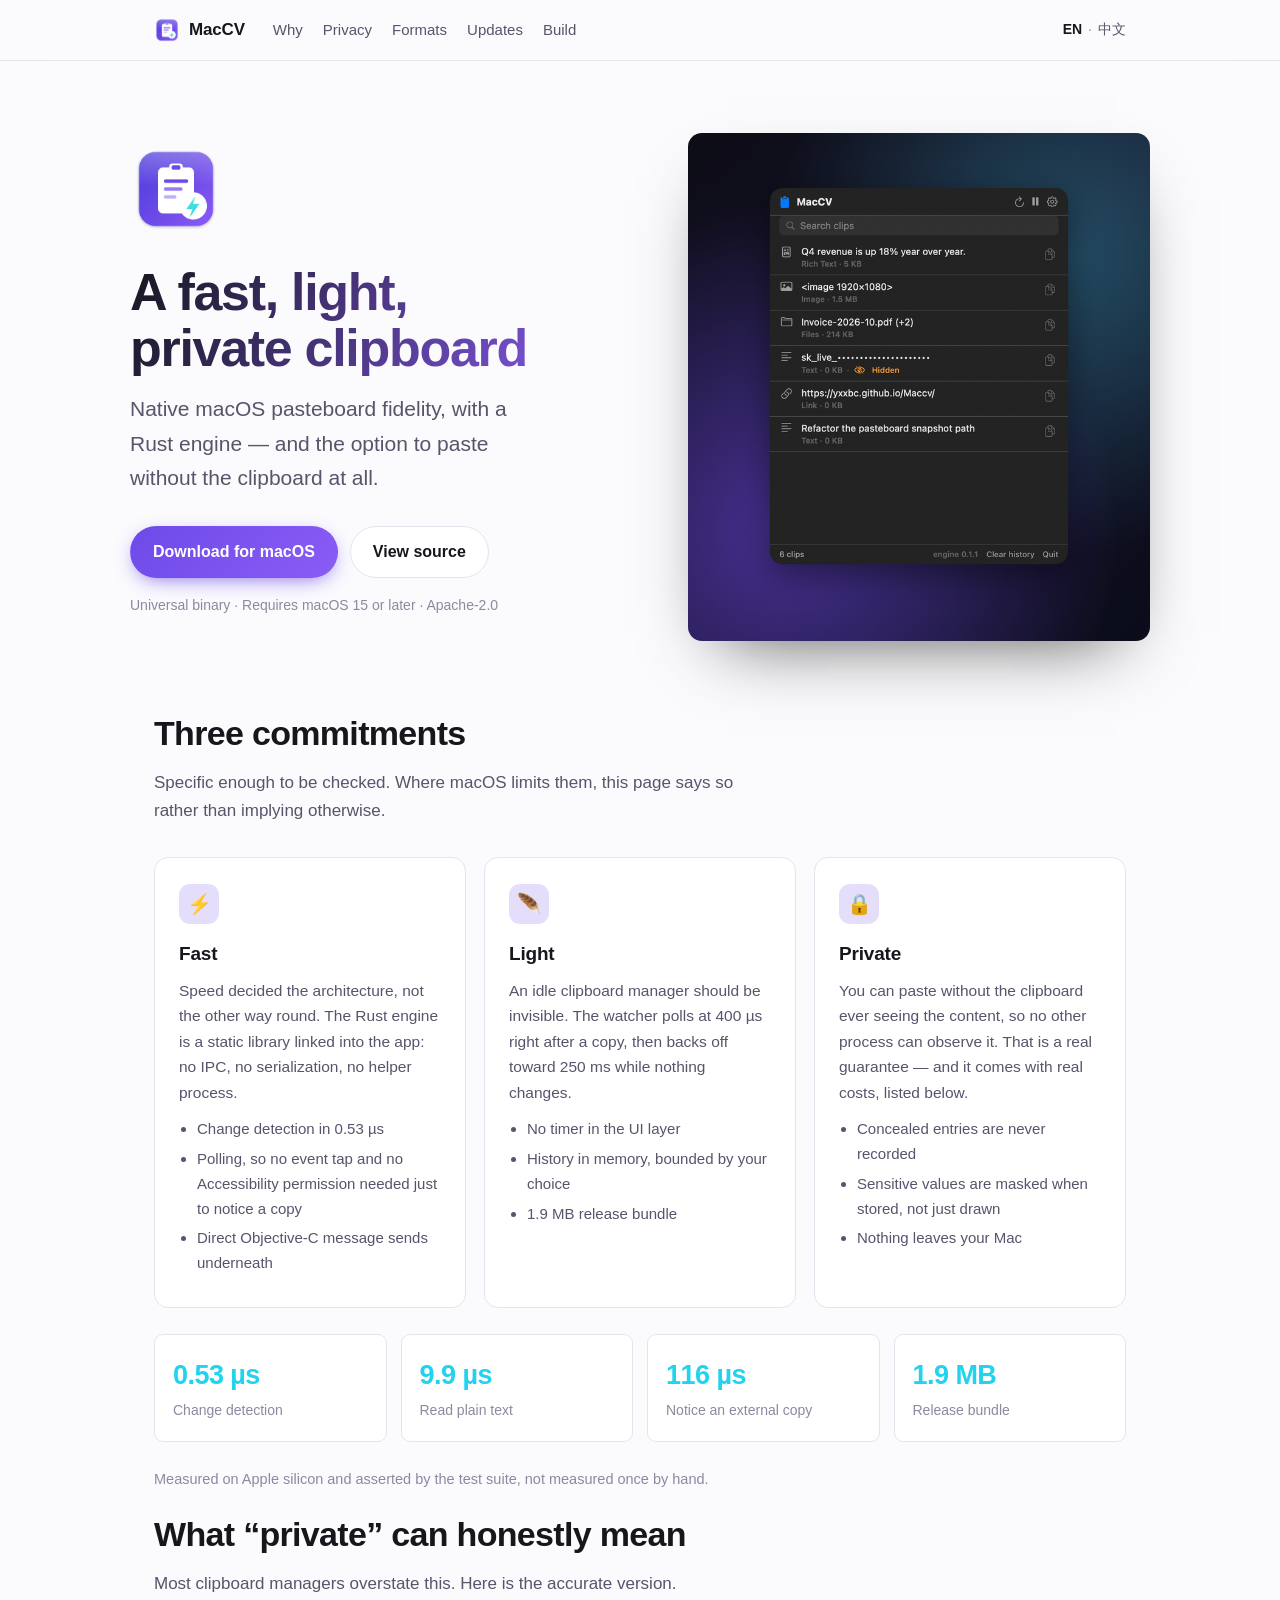
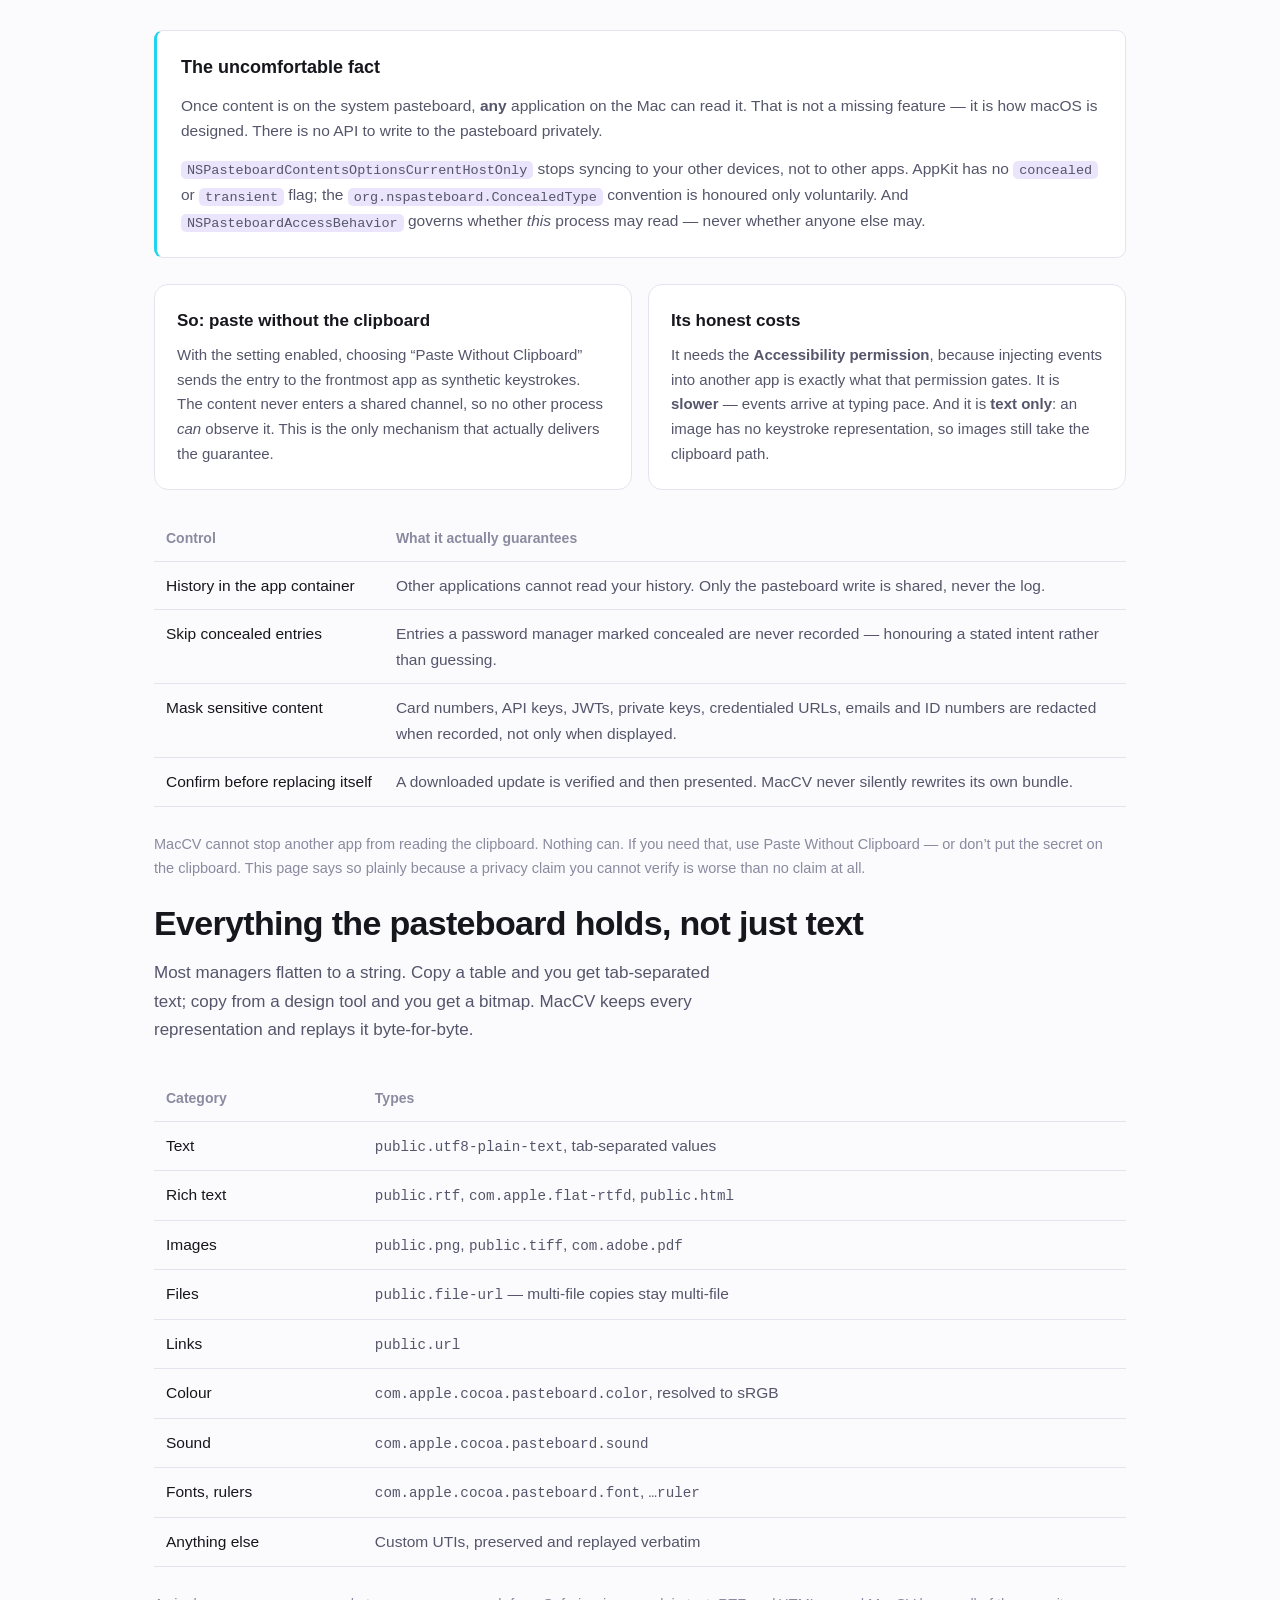
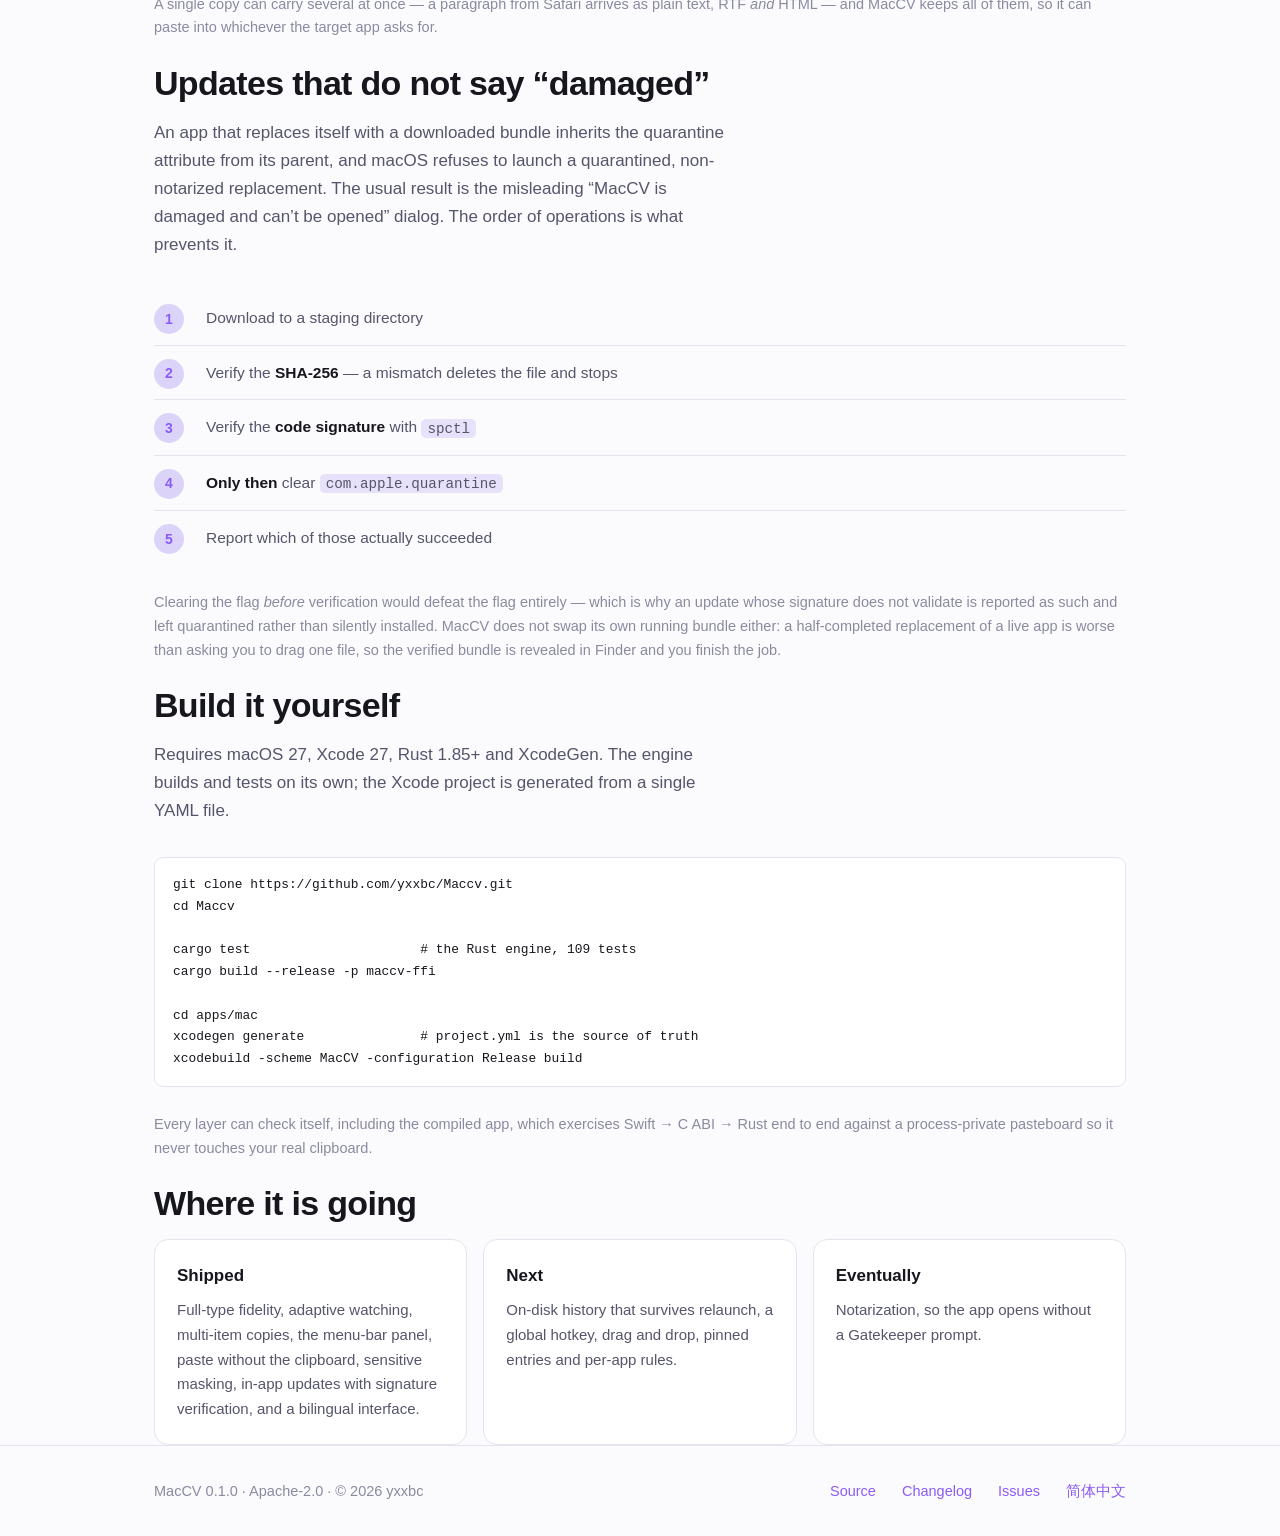
<file: docs/index.html>
<!DOCTYPE html>
<html lang="en">
<head>
<meta charset="utf-8">
<meta name="viewport" content="width=device-width, initial-scale=1">
<title>MacCV — a fast, light, private macOS clipboard</title>
<meta name="description" content="A menu-bar clipboard manager for macOS 27 with a Rust engine. Full native pasteboard fidelity, 0.53 µs change detection, and the option to paste without the clipboard so other apps cannot read what you paste.">
<meta property="og:title" content="MacCV — a fast, light, private macOS clipboard">
<meta property="og:description" content="Full native pasteboard fidelity. 0.53 µs change detection. Paste without the clipboard.">
<meta property="og:image" content="https://yxxbc.github.io/Maccv/social-preview.png">
<meta property="og:url" content="https://yxxbc.github.io/Maccv/">
<meta property="og:type" content="website">
<meta name="twitter:card" content="summary_large_image">
<link rel="icon" href="logo.png">
<link rel="alternate" hreflang="en" href="https://yxxbc.github.io/Maccv/">
<link rel="alternate" hreflang="zh-Hans" href="https://yxxbc.github.io/Maccv/zh/">
<link rel="stylesheet" href="style.css">
</head>
<body>

<header>
  <div class="wrap nav">
    <a class="brand" href="./">
      <img src="logo.png" alt="">
      <span>MacCV</span>
    </a>
    <nav class="links">
      <a href="#why">Why</a>
      <a href="#privacy">Privacy</a>
      <a href="#formats">Formats</a>
      <a href="#updates">Updates</a>
      <a href="#build">Build</a>
    </nav>
    <span class="spacer"></span>
    <span class="lang">
      <span class="current">EN</span>
      <span aria-hidden="true">·</span>
      <a href="zh/" hreflang="zh-Hans" lang="zh-Hans">中文</a>
    </span>
  </div>
</header>

<main>

  <div class="wrap hero">
    <div class="hero-copy">
      <img class="mark" src="logo.png" alt="MacCV icon">
      <h1>A fast, light,<br>private clipboard</h1>
      <p class="tagline">Native macOS pasteboard fidelity, with a Rust engine — and the option to paste without the clipboard at all.</p>
      <div class="actions">
        <a class="btn primary" href="https://github.com/yxxbc/Maccv/releases/latest">Download for macOS</a>
        <a class="btn secondary" href="https://github.com/yxxbc/Maccv">View source</a>
      </div>
      <p class="meta">Universal binary · Requires macOS 15 or later · Apache-2.0</p>
    </div>

    <!--
      Rendered by `Scripts/render-preview.sh` from the app's own view code, not
      screenshotted, so it cannot show a UI that no longer exists. Beside the headline
      rather than below it: the panel is the most persuasive thing here, and a visitor
      should not have to scroll to see it.
    -->
    <div class="hero-shot">
      <img src="preview-hero-en.png" alt="The MacCV panel: a rich-text entry, an image, a three-file copy, and an API key shown masked" width="760" height="836">
    </div>
  </div>

  <section id="why" class="wrap">
    <h2>Three commitments</h2>
    <p class="lead">Specific enough to be checked. Where macOS limits them, this page says so rather than implying otherwise.</p>

    <div class="pillars">
      <div class="pillar">
        <div class="icon" aria-hidden="true">⚡</div>
        <h3>Fast</h3>
        <p>Speed decided the architecture, not the other way round. The Rust engine is a static library linked into the app: no IPC, no serialization, no helper process.</p>
        <ul>
          <li>Change detection in 0.53 µs</li>
          <li>Polling, so no event tap and no Accessibility permission needed just to notice a copy</li>
          <li>Direct Objective-C message sends underneath</li>
        </ul>
      </div>

      <div class="pillar">
        <div class="icon" aria-hidden="true">🪶</div>
        <h3>Light</h3>
        <p>An idle clipboard manager should be invisible. The watcher polls at 400 µs right after a copy, then backs off toward 250 ms while nothing changes.</p>
        <ul>
          <li>No timer in the UI layer</li>
          <li>History in memory, bounded by your choice</li>
          <li>1.9 MB release bundle</li>
        </ul>
      </div>

      <div class="pillar">
        <div class="icon" aria-hidden="true">🔒</div>
        <h3>Private</h3>
        <p>You can paste without the clipboard ever seeing the content, so no other process can observe it. That is a real guarantee — and it comes with real costs, listed below.</p>
        <ul>
          <li>Concealed entries are never recorded</li>
          <li>Sensitive values are masked when stored, not just drawn</li>
          <li>Nothing leaves your Mac</li>
        </ul>
      </div>
    </div>


    <div class="metrics">
      <div class="metric"><div class="value">0.53 µs</div><div class="label">Change detection</div></div>
      <div class="metric"><div class="value">9.9 µs</div><div class="label">Read plain text</div></div>
      <div class="metric"><div class="value">116 µs</div><div class="label">Notice an external copy</div></div>
      <div class="metric"><div class="value">1.9 MB</div><div class="label">Release bundle</div></div>
    </div>
    <p class="muted mt">Measured on Apple silicon and asserted by the test suite, not measured once by hand.</p>
  </section>

  <section id="privacy" class="wrap">
    <h2>What “private” can honestly mean</h2>
    <p class="lead">Most clipboard managers overstate this. Here is the accurate version.</p>

    <div class="limit">
      <h3>The uncomfortable fact</h3>
      <p>Once content is on the system pasteboard, <strong>any</strong> application on the Mac can read it. That is not a missing feature — it is how macOS is designed. There is no API to write to the pasteboard privately.</p>
      <p><code>NSPasteboardContentsOptionsCurrentHostOnly</code> stops syncing to your other devices, not to other apps. AppKit has no <code>concealed</code> or <code>transient</code> flag; the <code>org.nspasteboard.ConcealedType</code> convention is honoured only voluntarily. And <code>NSPasteboardAccessBehavior</code> governs whether <em>this</em> process may read — never whether anyone else may.</p>
    </div>

    <div class="cards mt">
      <div class="card">
        <h3>So: paste without the clipboard</h3>
        <p>With the setting enabled, choosing “Paste Without Clipboard” sends the entry to the frontmost app as synthetic keystrokes. The content never enters a shared channel, so no other process <em>can</em> observe it. This is the only mechanism that actually delivers the guarantee.</p>
      </div>
      <div class="card">
        <h3>Its honest costs</h3>
        <p>It needs the <strong>Accessibility permission</strong>, because injecting events into another app is exactly what that permission gates. It is <strong>slower</strong> — events arrive at typing pace. And it is <strong>text only</strong>: an image has no keystroke representation, so images still take the clipboard path.</p>
      </div>
    </div>

    <table class="mt">
      <thead>
        <tr><th>Control</th><th>What it actually guarantees</th></tr>
      </thead>
      <tbody>
        <tr><td>History in the app container</td><td>Other applications cannot read your history. Only the pasteboard write is shared, never the log.</td></tr>
        <tr><td>Skip concealed entries</td><td>Entries a password manager marked concealed are never recorded — honouring a stated intent rather than guessing.</td></tr>
        <tr><td>Mask sensitive content</td><td>Card numbers, API keys, JWTs, private keys, credentialed URLs, emails and ID numbers are redacted when recorded, not only when displayed.</td></tr>
        <tr><td>Confirm before replacing itself</td><td>A downloaded update is verified and then presented. MacCV never silently rewrites its own bundle.</td></tr>
      </tbody>
    </table>

    <p class="muted mt">MacCV cannot stop another app from reading the clipboard. Nothing can. If you need that, use Paste Without Clipboard — or don’t put the secret on the clipboard. This page says so plainly because a privacy claim you cannot verify is worse than no claim at all.</p>
  </section>

  <section id="formats" class="wrap">
    <h2>Everything the pasteboard holds, not just text</h2>
    <p class="lead">Most managers flatten to a string. Copy a table and you get tab-separated text; copy from a design tool and you get a bitmap. MacCV keeps every representation and replays it byte-for-byte.</p>

    <table>
      <thead><tr><th>Category</th><th>Types</th></tr></thead>
      <tbody>
        <tr><td>Text</td><td><code>public.utf8-plain-text</code>, tab-separated values</td></tr>
        <tr><td>Rich text</td><td><code>public.rtf</code>, <code>com.apple.flat-rtfd</code>, <code>public.html</code></td></tr>
        <tr><td>Images</td><td><code>public.png</code>, <code>public.tiff</code>, <code>com.adobe.pdf</code></td></tr>
        <tr><td>Files</td><td><code>public.file-url</code> — multi-file copies stay multi-file</td></tr>
        <tr><td>Links</td><td><code>public.url</code></td></tr>
        <tr><td>Colour</td><td><code>com.apple.cocoa.pasteboard.color</code>, resolved to sRGB</td></tr>
        <tr><td>Sound</td><td><code>com.apple.cocoa.pasteboard.sound</code></td></tr>
        <tr><td>Fonts, rulers</td><td><code>com.apple.cocoa.pasteboard.font</code>, <code>…ruler</code></td></tr>
        <tr><td>Anything else</td><td>Custom UTIs, preserved and replayed verbatim</td></tr>
      </tbody>
    </table>

    <p class="muted mt">A single copy can carry several at once — a paragraph from Safari arrives as plain text, RTF <em>and</em> HTML — and MacCV keeps all of them, so it can paste into whichever the target app asks for.</p>
  </section>

  <section id="updates" class="wrap">
    <h2>Updates that do not say “damaged”</h2>
    <p class="lead">An app that replaces itself with a downloaded bundle inherits the quarantine attribute from its parent, and macOS refuses to launch a quarantined, non-notarized replacement. The usual result is the misleading “MacCV is damaged and can’t be opened” dialog. The order of operations is what prevents it.</p>

    <ol class="steps">
      <li>Download to a staging directory</li>
      <li>Verify the <strong>SHA-256</strong> — a mismatch deletes the file and stops</li>
      <li>Verify the <strong>code signature</strong> with <code>spctl</code></li>
      <li><strong>Only then</strong> clear <code>com.apple.quarantine</code></li>
      <li>Report which of those actually succeeded</li>
    </ol>

    <p class="muted mt">Clearing the flag <em>before</em> verification would defeat the flag entirely — which is why an update whose signature does not validate is reported as such and left quarantined rather than silently installed. MacCV does not swap its own running bundle either: a half-completed replacement of a live app is worse than asking you to drag one file, so the verified bundle is revealed in Finder and you finish the job.</p>
  </section>

  <section id="build" class="wrap">
    <h2>Build it yourself</h2>
    <p class="lead">Requires macOS 27, Xcode 27, Rust 1.85+ and XcodeGen. The engine builds and tests on its own; the Xcode project is generated from a single YAML file.</p>

<pre><code>git clone https://github.com/yxxbc/Maccv.git
cd Maccv

cargo test                      # the Rust engine, 109 tests
cargo build --release -p maccv-ffi

cd apps/mac
xcodegen generate               # project.yml is the source of truth
xcodebuild -scheme MacCV -configuration Release build</code></pre>

    <p class="muted mt">Every layer can check itself, including the compiled app, which exercises Swift → C ABI → Rust end to end against a process-private pasteboard so it never touches your real clipboard.</p>
  </section>

  <section class="wrap">
    <h2>Where it is going</h2>
    <div class="cards">
      <div class="card"><h3>Shipped</h3><p>Full-type fidelity, adaptive watching, multi-item copies, the menu-bar panel, paste without the clipboard, sensitive masking, in-app updates with signature verification, and a bilingual interface.</p></div>
      <div class="card"><h3>Next</h3><p>On-disk history that survives relaunch, a global hotkey, drag and drop, pinned entries and per-app rules.</p></div>
      <div class="card"><h3>Eventually</h3><p>Notarization, so the app opens without a Gatekeeper prompt.</p></div>
    </div>
  </section>

</main>

<footer>
  <div class="wrap row">
    <span>MacCV 0.1.0 · Apache-2.0 · © 2026 yxxbc</span>
    <span class="spacer"></span>
    <a href="https://github.com/yxxbc/Maccv">Source</a>
    <a href="https://github.com/yxxbc/Maccv/blob/main/CHANGELOG.md">Changelog</a>
    <a href="https://github.com/yxxbc/Maccv/issues">Issues</a>
    <a href="zh/" hreflang="zh-Hans" lang="zh-Hans">简体中文</a>
  </div>
</footer>

</body>
</html>
</file>
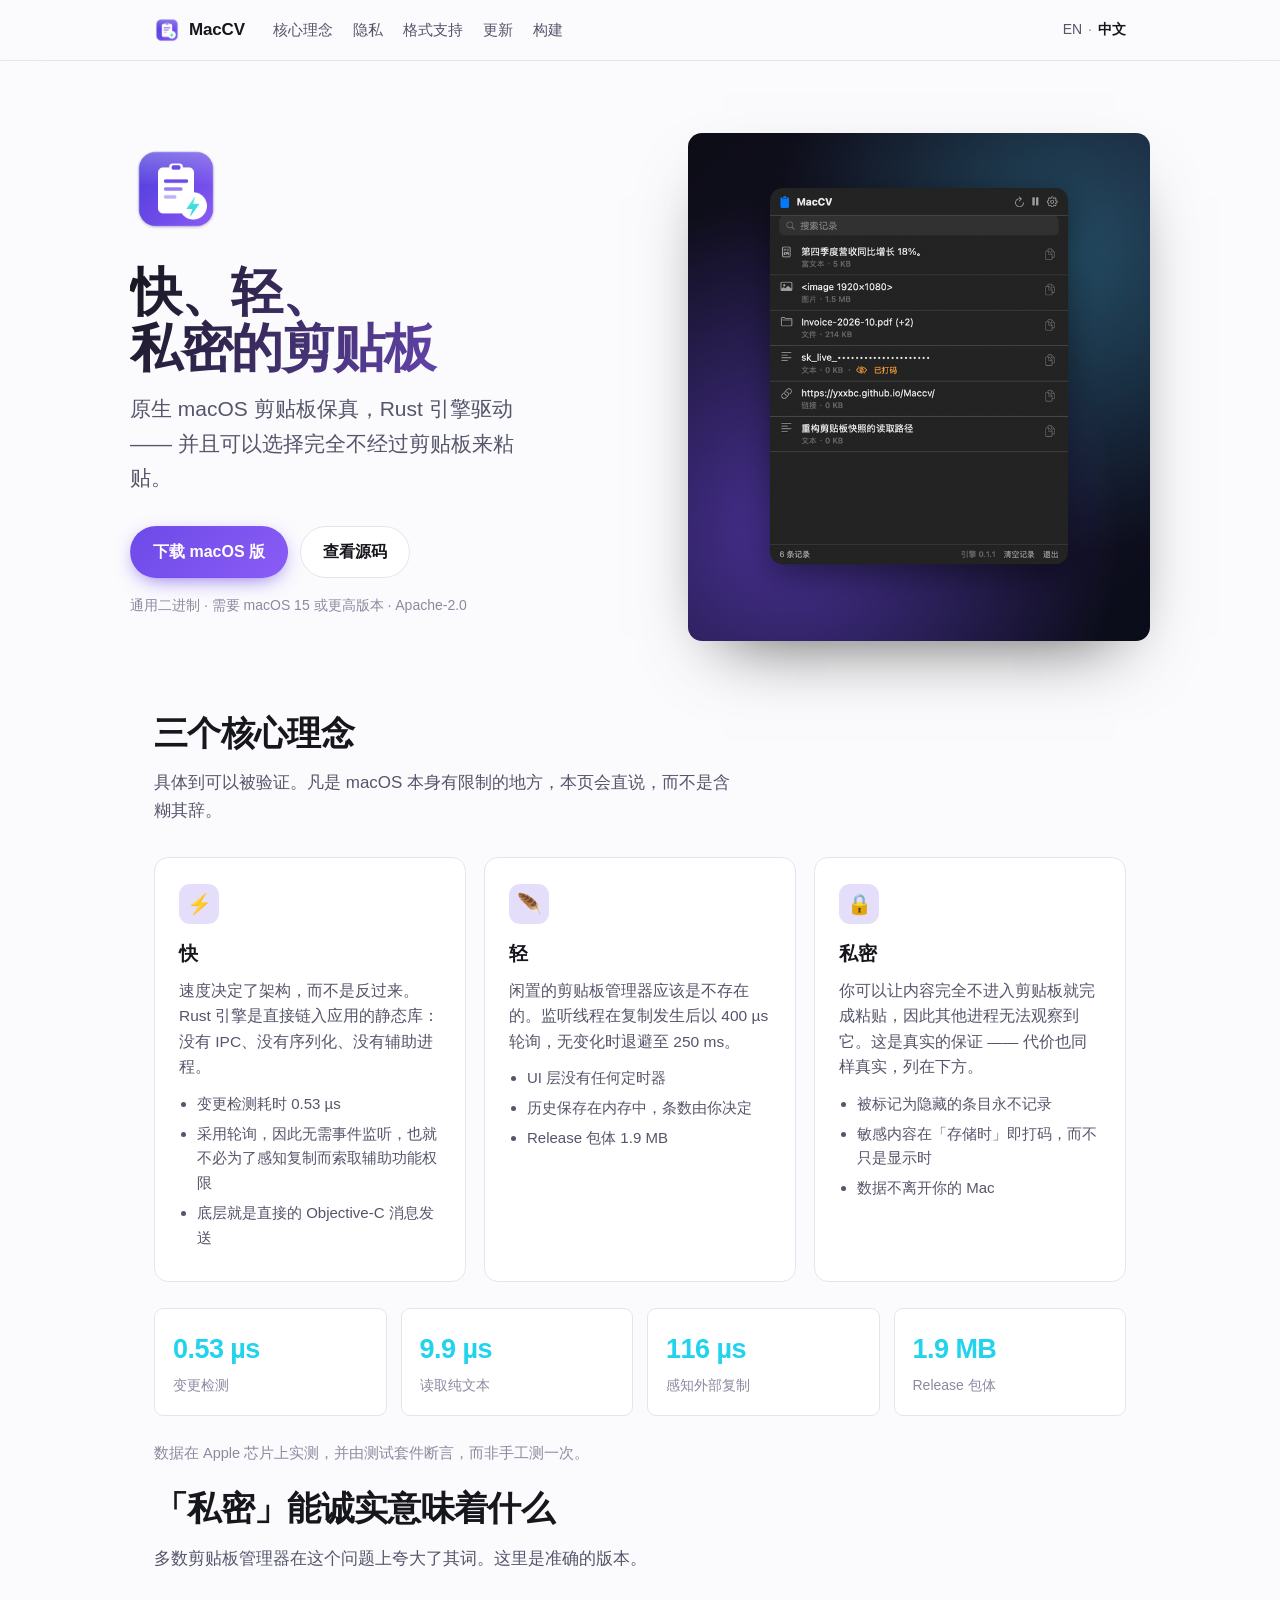
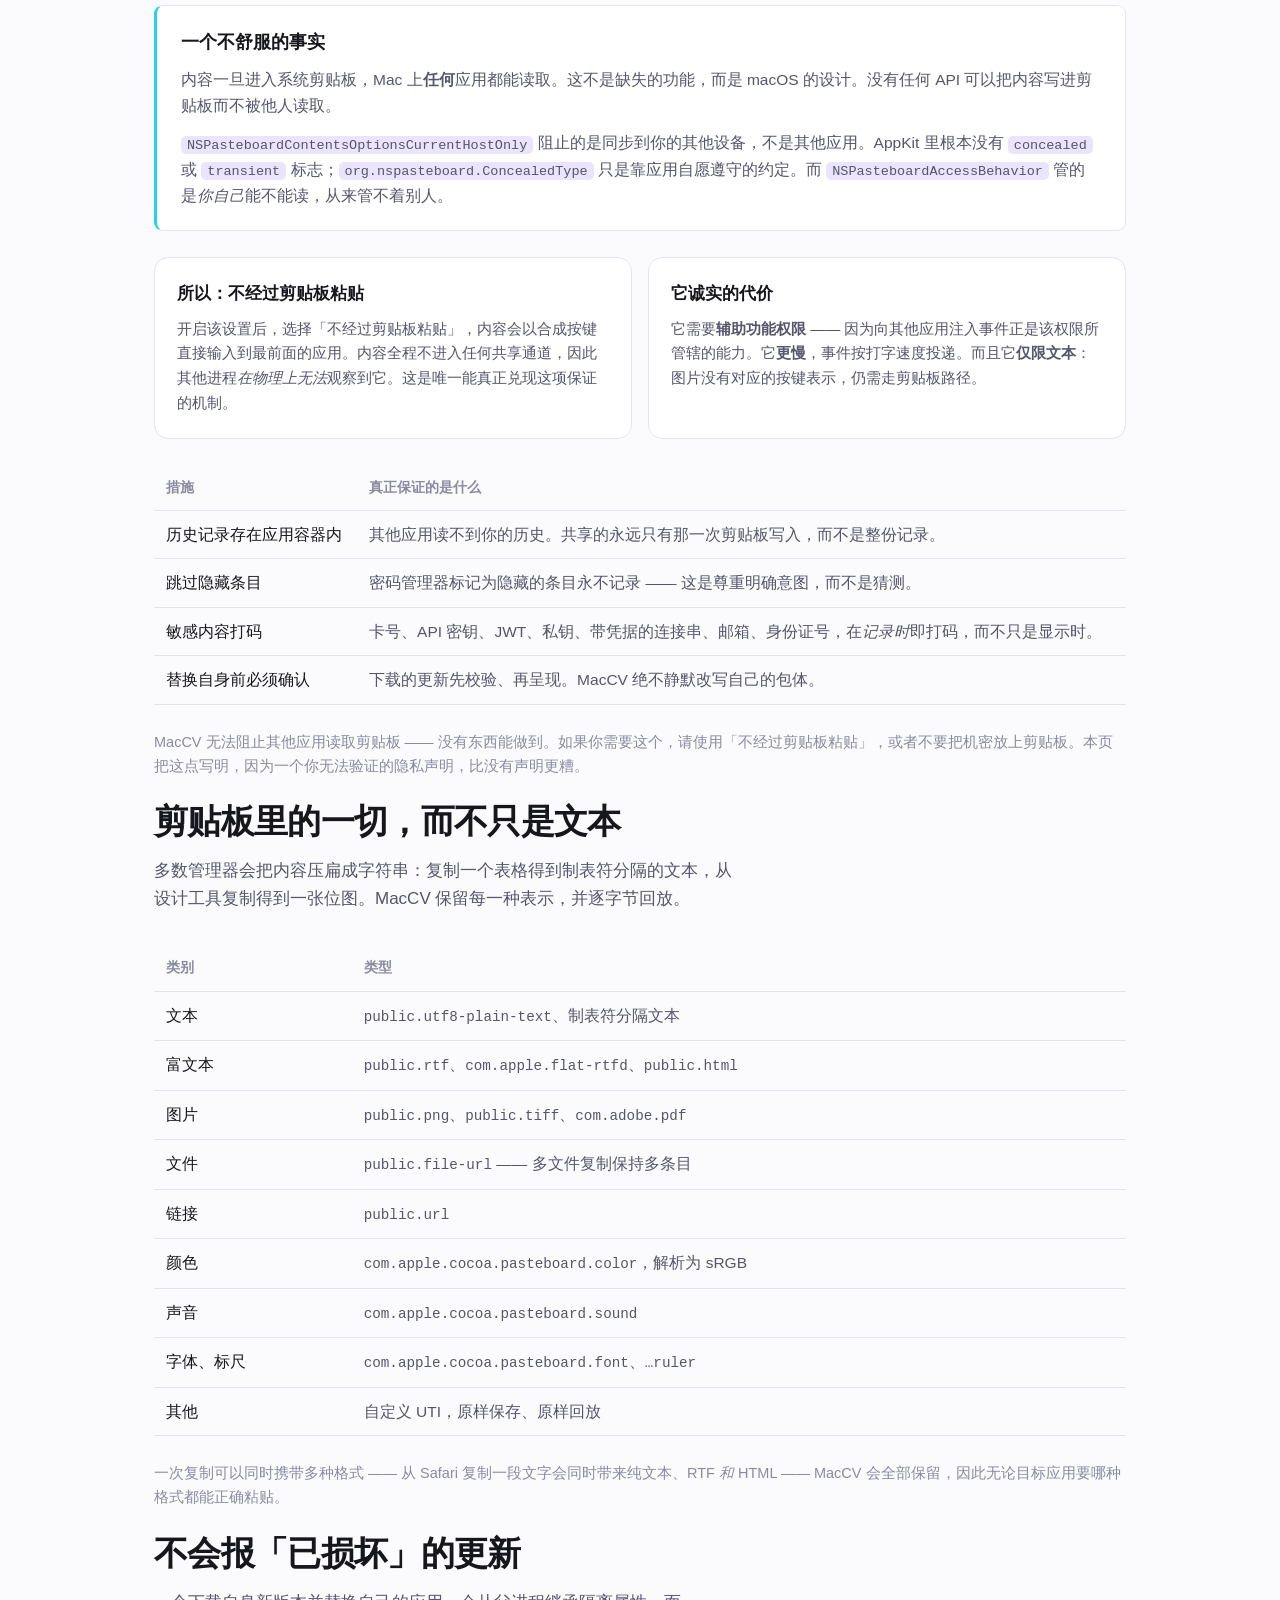
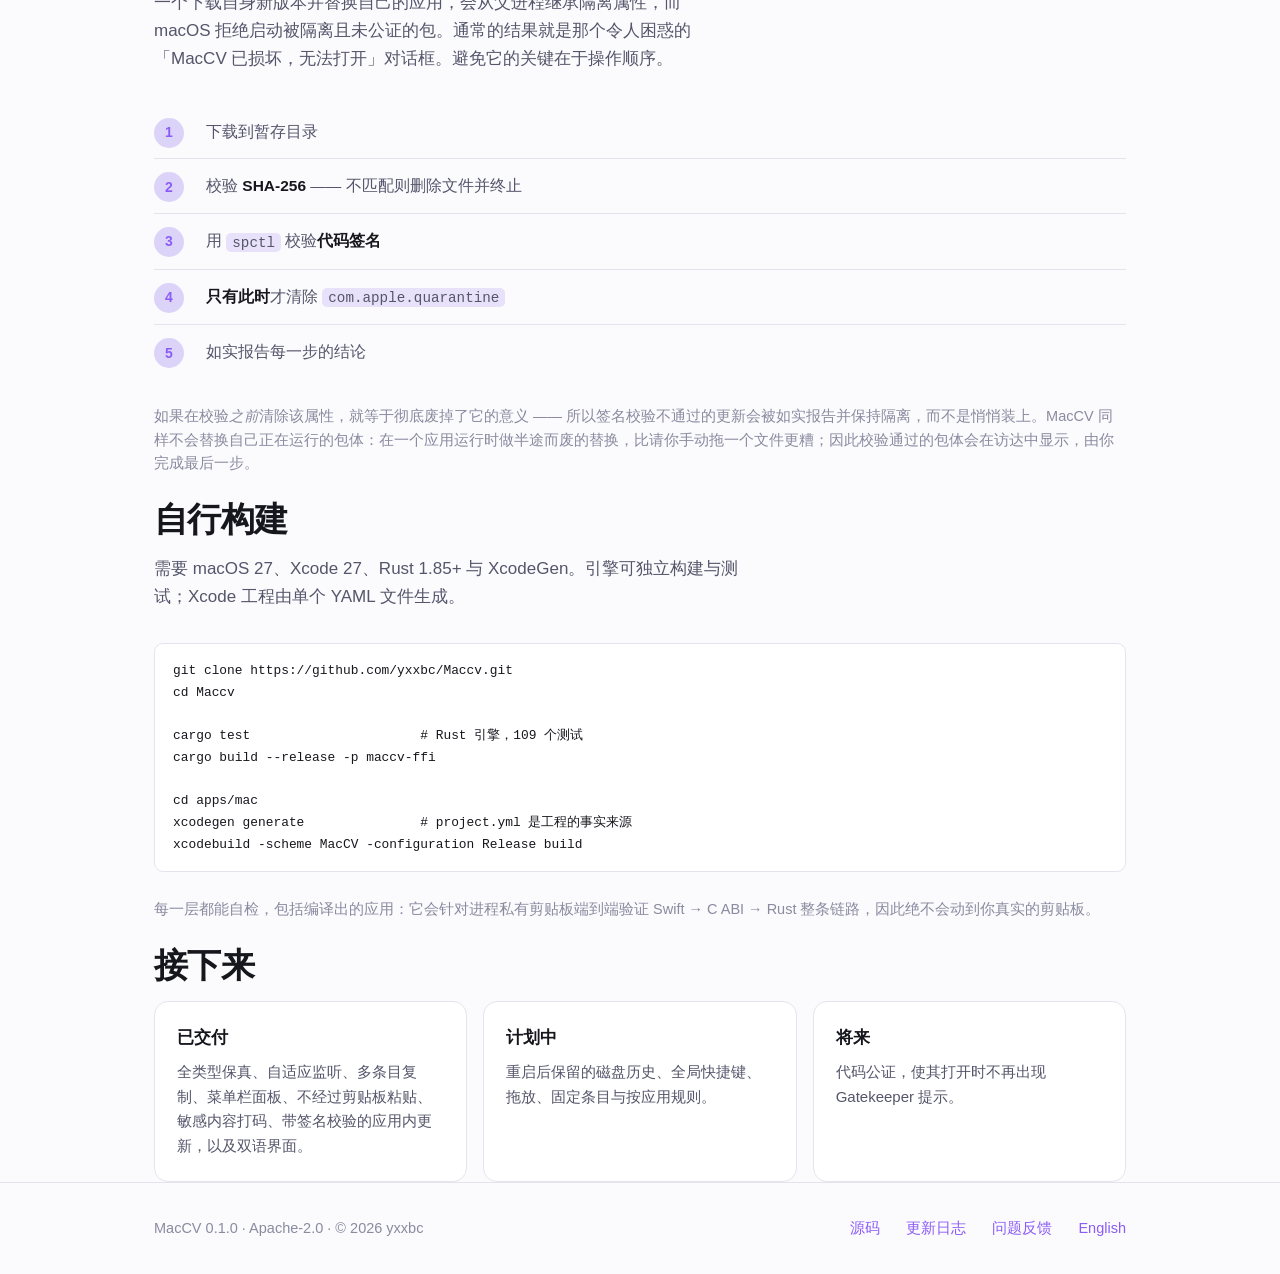
<file: docs/zh/index.html>
<!DOCTYPE html>
<html lang="zh-Hans">
<head>
<meta charset="utf-8">
<meta name="viewport" content="width=device-width, initial-scale=1">
<title>MacCV —— 快、轻、私密的 macOS 剪贴板</title>
<meta name="description" content="面向 macOS 27 的菜单栏剪贴板管理器，Rust 引擎。完整的原生剪贴板保真、0.53 µs 变更检测，并可选「不经过剪贴板粘贴」，使其他应用无法读取你粘贴的内容。">
<meta property="og:title" content="MacCV —— 快、轻、私密的 macOS 剪贴板">
<meta property="og:description" content="完整的原生剪贴板保真。0.53 µs 变更检测。不经过剪贴板粘贴。">
<meta property="og:image" content="https://yxxbc.github.io/Maccv/social-preview.png">
<meta property="og:url" content="https://yxxbc.github.io/Maccv/zh/">
<meta property="og:type" content="website">
<meta name="twitter:card" content="summary_large_image">
<link rel="icon" href="../logo.png">
<link rel="alternate" hreflang="en" href="https://yxxbc.github.io/Maccv/">
<link rel="alternate" hreflang="zh-Hans" href="https://yxxbc.github.io/Maccv/zh/">
<link rel="stylesheet" href="../style.css">
</head>
<body>

<header>
  <div class="wrap nav">
    <a class="brand" href="./">
      <img src="../logo.png" alt="">
      <span>MacCV</span>
    </a>
    <nav class="links">
      <a href="#why">核心理念</a>
      <a href="#privacy">隐私</a>
      <a href="#formats">格式支持</a>
      <a href="#updates">更新</a>
      <a href="#build">构建</a>
    </nav>
    <span class="spacer"></span>
    <span class="lang">
      <a href="../" hreflang="en" lang="en">EN</a>
      <span aria-hidden="true">·</span>
      <span class="current">中文</span>
    </span>
  </div>
</header>

<main>

  <div class="wrap hero">
    <div class="hero-copy">
      <img class="mark" src="../logo.png" alt="MacCV 图标">
      <h1>快、轻、<br>私密的剪贴板</h1>
      <p class="tagline">原生 macOS 剪贴板保真，Rust 引擎驱动 —— 并且可以选择完全不经过剪贴板来粘贴。</p>
      <div class="actions">
        <a class="btn primary" href="https://github.com/yxxbc/Maccv/releases/latest">下载 macOS 版</a>
        <a class="btn secondary" href="https://github.com/yxxbc/Maccv">查看源码</a>
      </div>
      <p class="meta">通用二进制 · 需要 macOS 15 或更高版本 · Apache-2.0</p>
    </div>

    <!--
      由 `Scripts/render-preview.sh` 从应用自己的视图代码渲染，而非截图，
      因此不可能展示一个已经不存在的界面。放在标题右侧而不是下方：
      面板是这里最有说服力的东西，不应该让访客滚动才能看到。
    -->
    <div class="hero-shot">
      <img src="../preview-hero-zh.png" alt="MacCV 面板：富文本、图片、三个文件的复制，以及打码后的 API 密钥" width="760" height="836">
    </div>
  </div>

  <section id="why" class="wrap">
    <h2>三个核心理念</h2>
    <p class="lead">具体到可以被验证。凡是 macOS 本身有限制的地方，本页会直说，而不是含糊其辞。</p>

    <div class="pillars">
      <div class="pillar">
        <div class="icon" aria-hidden="true">⚡</div>
        <h3>快</h3>
        <p>速度决定了架构，而不是反过来。Rust 引擎是直接链入应用的静态库：没有 IPC、没有序列化、没有辅助进程。</p>
        <ul>
          <li>变更检测耗时 0.53 µs</li>
          <li>采用轮询，因此无需事件监听，也就不必为了感知复制而索取辅助功能权限</li>
          <li>底层就是直接的 Objective-C 消息发送</li>
        </ul>
      </div>

      <div class="pillar">
        <div class="icon" aria-hidden="true">🪶</div>
        <h3>轻</h3>
        <p>闲置的剪贴板管理器应该是不存在的。监听线程在复制发生后以 400 µs 轮询，无变化时退避至 250 ms。</p>
        <ul>
          <li>UI 层没有任何定时器</li>
          <li>历史保存在内存中，条数由你决定</li>
          <li>Release 包体 1.9 MB</li>
        </ul>
      </div>

      <div class="pillar">
        <div class="icon" aria-hidden="true">🔒</div>
        <h3>私密</h3>
        <p>你可以让内容完全不进入剪贴板就完成粘贴，因此其他进程无法观察到它。这是真实的保证 —— 代价也同样真实，列在下方。</p>
        <ul>
          <li>被标记为隐藏的条目永不记录</li>
          <li>敏感内容在「存储时」即打码，而不只是显示时</li>
          <li>数据不离开你的 Mac</li>
        </ul>
      </div>
    </div>


    <div class="metrics">
      <div class="metric"><div class="value">0.53 µs</div><div class="label">变更检测</div></div>
      <div class="metric"><div class="value">9.9 µs</div><div class="label">读取纯文本</div></div>
      <div class="metric"><div class="value">116 µs</div><div class="label">感知外部复制</div></div>
      <div class="metric"><div class="value">1.9 MB</div><div class="label">Release 包体</div></div>
    </div>
    <p class="muted mt">数据在 Apple 芯片上实测，并由测试套件断言，而非手工测一次。</p>
  </section>

  <section id="privacy" class="wrap">
    <h2>「私密」能诚实意味着什么</h2>
    <p class="lead">多数剪贴板管理器在这个问题上夸大了其词。这里是准确的版本。</p>

    <div class="limit">
      <h3>一个不舒服的事实</h3>
      <p>内容一旦进入系统剪贴板，Mac 上<strong>任何</strong>应用都能读取。这不是缺失的功能，而是 macOS 的设计。没有任何 API 可以把内容写进剪贴板而不被他人读取。</p>
      <p><code>NSPasteboardContentsOptionsCurrentHostOnly</code> 阻止的是同步到你的其他设备，不是其他应用。AppKit 里根本没有 <code>concealed</code> 或 <code>transient</code> 标志；<code>org.nspasteboard.ConcealedType</code> 只是靠应用自愿遵守的约定。而 <code>NSPasteboardAccessBehavior</code> 管的是<em>你自己</em>能不能读，从来管不着别人。</p>
    </div>

    <div class="cards mt">
      <div class="card">
        <h3>所以：不经过剪贴板粘贴</h3>
        <p>开启该设置后，选择「不经过剪贴板粘贴」，内容会以合成按键直接输入到最前面的应用。内容全程不进入任何共享通道，因此其他进程<em>在物理上无法</em>观察到它。这是唯一能真正兑现这项保证的机制。</p>
      </div>
      <div class="card">
        <h3>它诚实的代价</h3>
        <p>它需要<strong>辅助功能权限</strong> —— 因为向其他应用注入事件正是该权限所管辖的能力。它<strong>更慢</strong>，事件按打字速度投递。而且它<strong>仅限文本</strong>：图片没有对应的按键表示，仍需走剪贴板路径。</p>
      </div>
    </div>

    <table class="mt">
      <thead>
        <tr><th>措施</th><th>真正保证的是什么</th></tr>
      </thead>
      <tbody>
        <tr><td>历史记录存在应用容器内</td><td>其他应用读不到你的历史。共享的永远只有那一次剪贴板写入，而不是整份记录。</td></tr>
        <tr><td>跳过隐藏条目</td><td>密码管理器标记为隐藏的条目永不记录 —— 这是尊重明确意图，而不是猜测。</td></tr>
        <tr><td>敏感内容打码</td><td>卡号、API 密钥、JWT、私钥、带凭据的连接串、邮箱、身份证号，在<em>记录时</em>即打码，而不只是显示时。</td></tr>
        <tr><td>替换自身前必须确认</td><td>下载的更新先校验、再呈现。MacCV 绝不静默改写自己的包体。</td></tr>
      </tbody>
    </table>

    <p class="muted mt">MacCV 无法阻止其他应用读取剪贴板 —— 没有东西能做到。如果你需要这个，请使用「不经过剪贴板粘贴」，或者不要把机密放上剪贴板。本页把这点写明，因为一个你无法验证的隐私声明，比没有声明更糟。</p>
  </section>

  <section id="formats" class="wrap">
    <h2>剪贴板里的一切，而不只是文本</h2>
    <p class="lead">多数管理器会把内容压扁成字符串：复制一个表格得到制表符分隔的文本，从设计工具复制得到一张位图。MacCV 保留每一种表示，并逐字节回放。</p>

    <table>
      <thead><tr><th>类别</th><th>类型</th></tr></thead>
      <tbody>
        <tr><td>文本</td><td><code>public.utf8-plain-text</code>、制表符分隔文本</td></tr>
        <tr><td>富文本</td><td><code>public.rtf</code>、<code>com.apple.flat-rtfd</code>、<code>public.html</code></td></tr>
        <tr><td>图片</td><td><code>public.png</code>、<code>public.tiff</code>、<code>com.adobe.pdf</code></td></tr>
        <tr><td>文件</td><td><code>public.file-url</code> —— 多文件复制保持多条目</td></tr>
        <tr><td>链接</td><td><code>public.url</code></td></tr>
        <tr><td>颜色</td><td><code>com.apple.cocoa.pasteboard.color</code>，解析为 sRGB</td></tr>
        <tr><td>声音</td><td><code>com.apple.cocoa.pasteboard.sound</code></td></tr>
        <tr><td>字体、标尺</td><td><code>com.apple.cocoa.pasteboard.font</code>、<code>…ruler</code></td></tr>
        <tr><td>其他</td><td>自定义 UTI，原样保存、原样回放</td></tr>
      </tbody>
    </table>

    <p class="muted mt">一次复制可以同时携带多种格式 —— 从 Safari 复制一段文字会同时带来纯文本、RTF <em>和</em> HTML —— MacCV 会全部保留，因此无论目标应用要哪种格式都能正确粘贴。</p>
  </section>

  <section id="updates" class="wrap">
    <h2>不会报「已损坏」的更新</h2>
    <p class="lead">一个下载自身新版本并替换自己的应用，会从父进程继承隔离属性，而 macOS 拒绝启动被隔离且未公证的包。通常的结果就是那个令人困惑的「MacCV 已损坏，无法打开」对话框。避免它的关键在于操作顺序。</p>

    <ol class="steps">
      <li>下载到暂存目录</li>
      <li>校验 <strong>SHA-256</strong> —— 不匹配则删除文件并终止</li>
      <li>用 <code>spctl</code> 校验<strong>代码签名</strong></li>
      <li><strong>只有此时</strong>才清除 <code>com.apple.quarantine</code></li>
      <li>如实报告每一步的结论</li>
    </ol>

    <p class="muted mt">如果在校验<em>之前</em>清除该属性，就等于彻底废掉了它的意义 —— 所以签名校验不通过的更新会被如实报告并保持隔离，而不是悄悄装上。MacCV 同样不会替换自己正在运行的包体：在一个应用运行时做半途而废的替换，比请你手动拖一个文件更糟；因此校验通过的包体会在访达中显示，由你完成最后一步。</p>
  </section>

  <section id="build" class="wrap">
    <h2>自行构建</h2>
    <p class="lead">需要 macOS 27、Xcode 27、Rust 1.85+ 与 XcodeGen。引擎可独立构建与测试；Xcode 工程由单个 YAML 文件生成。</p>

<pre><code>git clone https://github.com/yxxbc/Maccv.git
cd Maccv

cargo test                      # Rust 引擎，109 个测试
cargo build --release -p maccv-ffi

cd apps/mac
xcodegen generate               # project.yml 是工程的事实来源
xcodebuild -scheme MacCV -configuration Release build</code></pre>

    <p class="muted mt">每一层都能自检，包括编译出的应用：它会针对进程私有剪贴板端到端验证 Swift → C ABI → Rust 整条链路，因此绝不会动到你真实的剪贴板。</p>
  </section>

  <section class="wrap">
    <h2>接下来</h2>
    <div class="cards">
      <div class="card"><h3>已交付</h3><p>全类型保真、自适应监听、多条目复制、菜单栏面板、不经过剪贴板粘贴、敏感内容打码、带签名校验的应用内更新，以及双语界面。</p></div>
      <div class="card"><h3>计划中</h3><p>重启后保留的磁盘历史、全局快捷键、拖放、固定条目与按应用规则。</p></div>
      <div class="card"><h3>将来</h3><p>代码公证，使其打开时不再出现 Gatekeeper 提示。</p></div>
    </div>
  </section>

</main>

<footer>
  <div class="wrap row">
    <span>MacCV 0.1.0 · Apache-2.0 · © 2026 yxxbc</span>
    <span class="spacer"></span>
    <a href="https://github.com/yxxbc/Maccv">源码</a>
    <a href="https://github.com/yxxbc/Maccv/blob/main/CHANGELOG.md">更新日志</a>
    <a href="https://github.com/yxxbc/Maccv/issues">问题反馈</a>
    <a href="../" hreflang="en" lang="en">English</a>
  </div>
</footer>

</body>
</html>
</file>
<file: docs/style.css>
/*
 * MacCV website.
 *
 * One stylesheet for both language pages. The two pages share identical markup
 * structure and differ only in text, so a single sheet keeps them from drifting
 * apart visually — the usual failure mode of a hand-maintained bilingual site.
 */

:root {
  /* Palette taken from assets/logo.svg so the site and the app agree. */
  --indigo: #4c3ddb;
  --violet: #6d4ae8;
  --violet-light: #8b5cf6;
  --cyan: #22d3ee;
  --teal: #5eead4;
  --bg: #0b0b12;
  --bg-raised: #13131f;
  --bg-card: #17172a;
  --border: #262640;
  --text: #f2f2f7;
  --text-dim: #a5a5bd;
  --text-faint: #6f6f8a;

  --radius: 14px;
  --radius-sm: 9px;
  --width: 1020px;

  --font: -apple-system, BlinkMacSystemFont, "SF Pro Text", "Helvetica Neue",
    "PingFang SC", "Hiragino Sans GB", "Microsoft YaHei", sans-serif;
  --mono: ui-monospace, "SF Mono", SFMono-Regular, Menlo, monospace;
}

@media (prefers-color-scheme: light) {
  :root {
    --bg: #fbfbfd;
    --bg-raised: #ffffff;
    --bg-card: #ffffff;
    --border: #e4e4ee;
    --text: #16161d;
    --text-dim: #55556b;
    --text-faint: #8a8aa0;
  }
}

* { box-sizing: border-box; }

html { scroll-behavior: smooth; }

body {
  margin: 0;
  background: var(--bg);
  color: var(--text);
  font-family: var(--font);
  font-size: 17px;
  line-height: 1.65;
  -webkit-font-smoothing: antialiased;
}

.wrap {
  max-width: var(--width);
  margin: 0 auto;
  padding: 0 24px;
}

a { color: var(--violet-light); text-decoration: none; }
a:hover { text-decoration: underline; }

/* ---------- header ---------- */

header {
  position: sticky;
  top: 0;
  z-index: 20;
  backdrop-filter: saturate(180%) blur(20px);
  background: color-mix(in srgb, var(--bg) 82%, transparent);
  border-bottom: 1px solid var(--border);
}

.nav {
  display: flex;
  align-items: center;
  gap: 14px;
  height: 60px;
}

.nav .brand {
  display: flex;
  align-items: center;
  gap: 9px;
  font-weight: 650;
  color: var(--text);
  font-size: 17px;
  letter-spacing: -0.01em;
}

.nav .brand img { width: 26px; height: 26px; border-radius: 7px; }

.nav .links {
  display: flex;
  gap: 20px;
  margin-left: 14px;
  font-size: 15px;
}

.nav .links a { color: var(--text-dim); }
.nav .links a:hover { color: var(--text); text-decoration: none; }

.nav .spacer { flex: 1; }

.lang {
  display: flex;
  align-items: center;
  gap: 6px;
  font-size: 14px;
  color: var(--text-faint);
}

.lang a { color: var(--text-dim); }
.lang .current { color: var(--text); font-weight: 600; }

/* ---------- hero ---------- */

/* The hero is two columns: the claim on the left, the panel on the right.
   Side by side because the screenshot is the most persuasive thing on the page, and
   putting it below the fold asks a visitor to scroll to see it. */
.hero {
  display: grid;
  grid-template-columns: minmax(0, 1fr) minmax(0, 0.92fr);
  gap: 56px;
  align-items: center;
  padding: 72px 0 64px;
}

.hero-copy { text-align: left; }

.hero-shot img {
  display: block;
  width: 100%;
  height: auto;
  border-radius: var(--radius);
  /* The rendered image carries its own backdrop; the shadow only lifts it off the page. */
  box-shadow: 0 30px 70px -34px rgba(0, 0, 0, 0.7);
}

.hero img.mark {
  width: 92px;
  height: 92px;
  border-radius: 21px;
}

.hero h1 {
  font-size: clamp(34px, 4.4vw, 52px);
  line-height: 1.08;
  letter-spacing: -0.025em;
  margin: 20px 0 0;
  font-weight: 700;
  background: linear-gradient(120deg, var(--text), var(--violet-light));
  -webkit-background-clip: text;
  background-clip: text;
  -webkit-text-fill-color: transparent;
}

.hero .tagline {
  font-size: clamp(18px, 2.1vw, 21px);
  color: var(--text-dim);
  margin: 16px 0 0;
  max-width: 34ch;
}

.hero .actions {
  display: flex;
  gap: 12px;
  flex-wrap: wrap;
  margin-top: 30px;
}

.btn {
  display: inline-flex;
  align-items: center;
  gap: 8px;
  padding: 12px 22px;
  border-radius: 999px;
  font-weight: 600;
  font-size: 16px;
  border: 1px solid transparent;
  transition: transform .12s ease, opacity .12s ease;
}

.btn:hover { text-decoration: none; transform: translateY(-1px); }

.btn.primary {
  background: linear-gradient(135deg, var(--violet), var(--violet-light));
  color: #fff;
  box-shadow: 0 6px 22px -8px var(--violet);
}

.btn.secondary {
  background: var(--bg-card);
  border-color: var(--border);
  color: var(--text);
}

.hero .meta {
  margin-top: 16px;
  font-size: 14px;
  color: var(--text-faint);
}

/* Below this the two columns would each be too narrow for the panel to stay legible,
   so the hero stacks — copy first, since that is what a reader needs before scrolling. */
@media (max-width: 860px) {
  .hero {
    grid-template-columns: 1fr;
    gap: 40px;
    padding: 52px 0 44px;
    text-align: center;
  }

  .hero-copy { text-align: center; }
  .hero h1 { margin-left: auto; margin-right: auto; }
  .hero .tagline { margin-left: auto; margin-right: auto; }
  .hero .actions { justify-content: center; }
  /* The panel is the taller element; on a phone it should not push the copy off screen. */
  .hero-shot { max-width: 460px; margin: 0 auto; }
}

/* ---------- sections ---------- */

section { padding: 56px 0; }

section h2 {
  font-size: clamp(26px, 3.4vw, 34px);
  letter-spacing: -0.02em;
  margin: 0 0 8px;
  font-weight: 680;
}

section .lead {
  color: var(--text-dim);
  margin: 0 0 32px;
  max-width: 62ch;
}

/* ---------- philosophy cards ---------- */

.pillars {
  display: grid;
  grid-template-columns: repeat(auto-fit, minmax(280px, 1fr));
  gap: 18px;
}

.pillar {
  background: var(--bg-card);
  border: 1px solid var(--border);
  border-radius: var(--radius);
  padding: 26px 24px;
}

.pillar .icon {
  width: 40px;
  height: 40px;
  border-radius: 11px;
  display: grid;
  place-items: center;
  font-size: 20px;
  margin-bottom: 14px;
  background: color-mix(in srgb, var(--violet) 18%, transparent);
}

.pillar h3 {
  margin: 0 0 8px;
  font-size: 19px;
  letter-spacing: -0.01em;
}

.pillar p { margin: 0; color: var(--text-dim); font-size: 15.5px; }

.pillar ul { margin: 12px 0 0; padding-left: 18px; color: var(--text-dim); font-size: 15px; }
.pillar li { margin: 5px 0; }

/* ---------- screenshot ---------- */

.shot {
  position: relative;
  margin: 8px 0 4px;
  border-radius: var(--radius);
  overflow: hidden;
  /* The rendered image already carries its own backdrop; this is only the frame, so the
     border stays quiet and the corners match the panel's own radius. */
  border: 1px solid var(--border);
  box-shadow: 0 24px 60px -30px rgba(0, 0, 0, 0.65);
  line-height: 0;
}

.shot img {
  display: block;
  width: 100%;
  height: auto;
}

@media (prefers-color-scheme: light) {
  .shot { box-shadow: 0 20px 48px -28px rgba(20, 20, 40, 0.35); }
}

/* ---------- metrics ---------- */

.metrics {
  display: grid;
  grid-template-columns: repeat(auto-fit, minmax(170px, 1fr));
  gap: 14px;
  margin-top: 26px;
}

.metric {
  background: var(--bg-card);
  border: 1px solid var(--border);
  border-radius: var(--radius-sm);
  padding: 18px;
}

.metric .value {
  font-size: 27px;
  font-weight: 700;
  font-variant-numeric: tabular-nums;
  color: var(--cyan);
  letter-spacing: -0.02em;
}

.metric .label { font-size: 14px; color: var(--text-faint); margin-top: 2px; }

/* ---------- honest-limit callout ---------- */

.limit {
  background: var(--bg-card);
  border: 1px solid var(--border);
  border-left: 3px solid var(--cyan);
  border-radius: var(--radius-sm);
  padding: 22px 24px;
  margin-top: 26px;
}

.limit h3 { margin: 0 0 10px; font-size: 18px; }
.limit p { margin: 0 0 12px; color: var(--text-dim); font-size: 15.5px; }
.limit p:last-child { margin-bottom: 0; }
.limit code {
  font-family: var(--mono);
  font-size: 13.5px;
  background: color-mix(in srgb, var(--violet) 14%, transparent);
  padding: 1.5px 6px;
  border-radius: 5px;
}

/* ---------- generic card grid ---------- */

.cards {
  display: grid;
  grid-template-columns: repeat(auto-fit, minmax(260px, 1fr));
  gap: 16px;
}

.card {
  background: var(--bg-card);
  border: 1px solid var(--border);
  border-radius: var(--radius);
  padding: 22px;
}

.card h3 { margin: 0 0 8px; font-size: 17px; }
.card p { margin: 0; color: var(--text-dim); font-size: 15px; }

/* ---------- table ---------- */

table {
  width: 100%;
  border-collapse: collapse;
  font-size: 15.5px;
  margin-top: 8px;
}

th, td {
  text-align: left;
  padding: 11px 12px;
  border-bottom: 1px solid var(--border);
  vertical-align: top;
}

th { color: var(--text-faint); font-weight: 600; font-size: 14px; }
td { color: var(--text-dim); }
td:first-child { color: var(--text); white-space: nowrap; }

/* ---------- steps ---------- */

.steps { counter-reset: step; list-style: none; padding: 0; margin: 22px 0 0; }

.steps li {
  counter-increment: step;
  position: relative;
  padding: 14px 0 14px 52px;
  border-bottom: 1px solid var(--border);
  color: var(--text-dim);
  font-size: 15.5px;
}

.steps li:last-child { border-bottom: none; }

.steps li::before {
  content: counter(step);
  position: absolute;
  left: 0;
  top: 13px;
  width: 30px;
  height: 30px;
  border-radius: 50%;
  display: grid;
  place-items: center;
  background: color-mix(in srgb, var(--violet) 22%, transparent);
  color: var(--violet-light);
  font-weight: 700;
  font-size: 14px;
}

.steps li strong { color: var(--text); }

/* ---------- code ---------- */

pre {
  background: var(--bg-raised);
  border: 1px solid var(--border);
  border-radius: var(--radius-sm);
  padding: 16px 18px;
  overflow-x: auto;
  font-family: var(--mono);
  font-size: 14px;
  line-height: 1.55;
}

code { font-family: var(--mono); font-size: 0.92em; }

p code, li code {
  background: color-mix(in srgb, var(--violet) 14%, transparent);
  padding: 1.5px 6px;
  border-radius: 5px;
}

/* ---------- footer ---------- */

footer {
  border-top: 1px solid var(--border);
  padding: 34px 0 44px;
  color: var(--text-faint);
  font-size: 14.5px;
}

footer .row {
  display: flex;
  flex-wrap: wrap;
  gap: 10px 26px;
  align-items: center;
}

footer .spacer { flex: 1; }

/* ---------- misc ---------- */

.muted { color: var(--text-faint); font-size: 14.5px; }
.center { text-align: center; }
.mt { margin-top: 26px; }
</file>
